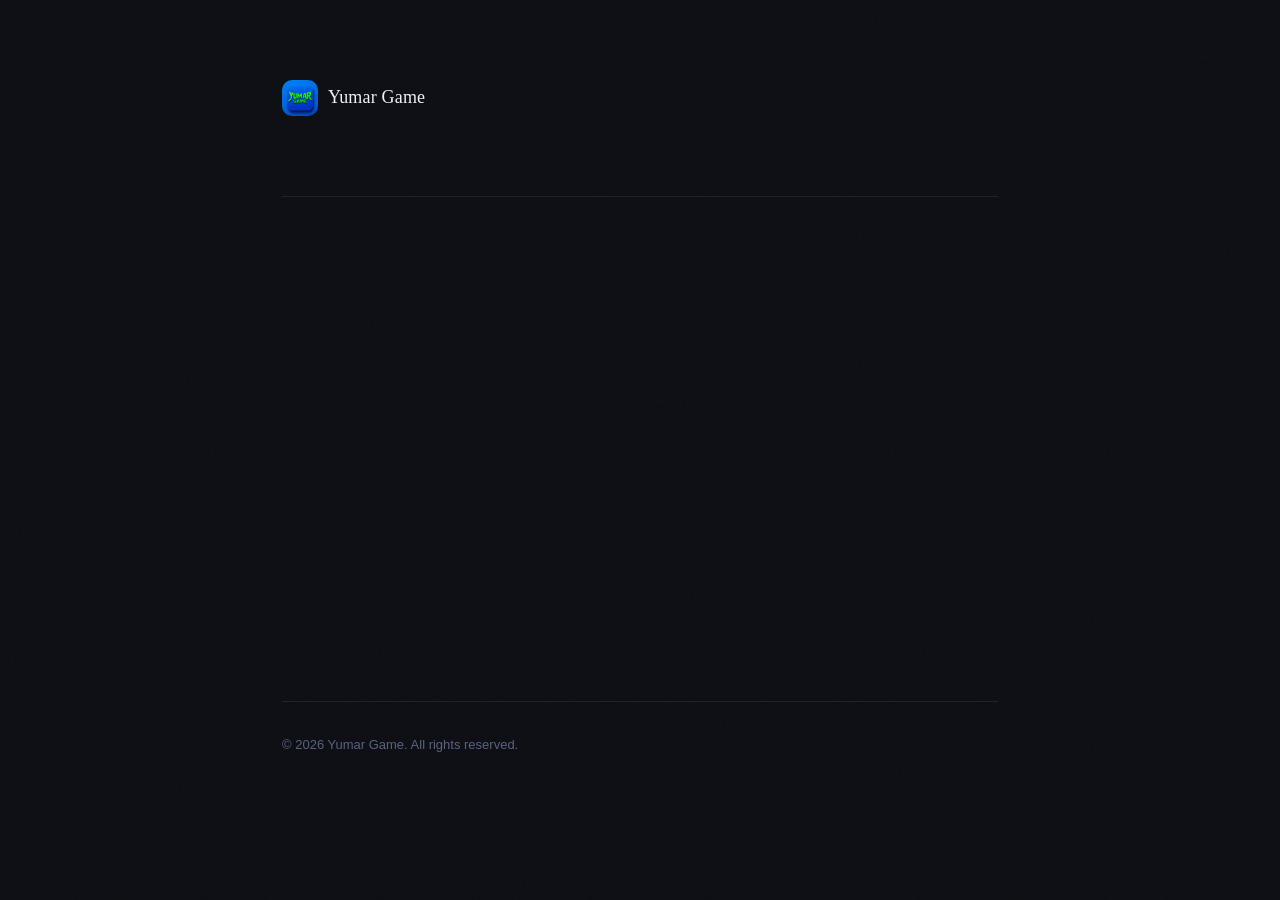
<file: index.html>
<!DOCTYPE html>
    <html>
    <head>
      <meta charset='utf-8'>
      <meta name='viewport' content='width=device-width'>
      <title>Yumar Game</title>
      <link rel="shortcut icon" type="image/png" href="/images/favicon.png">
      <link rel="icon" type="image/png" href="/images/favicon.png"/>
      <link rel="stylesheet" href="main_page.css" />
    </head>
    <body>
        <div class="wrapper">
            <header>
                <div class="brand">
                    <img class="brand-icon" alt="brand" src="images/brand_icon.png" />
                    <span class="brand-name">Yumar Game</span>
                </div>
            </header>

            <section class="main"></section>

            <footer>
                <p>© 2026 Yumar Game. All rights reserved.</p>
            </footer>
        </div>
    </body>
    </html>
</file>
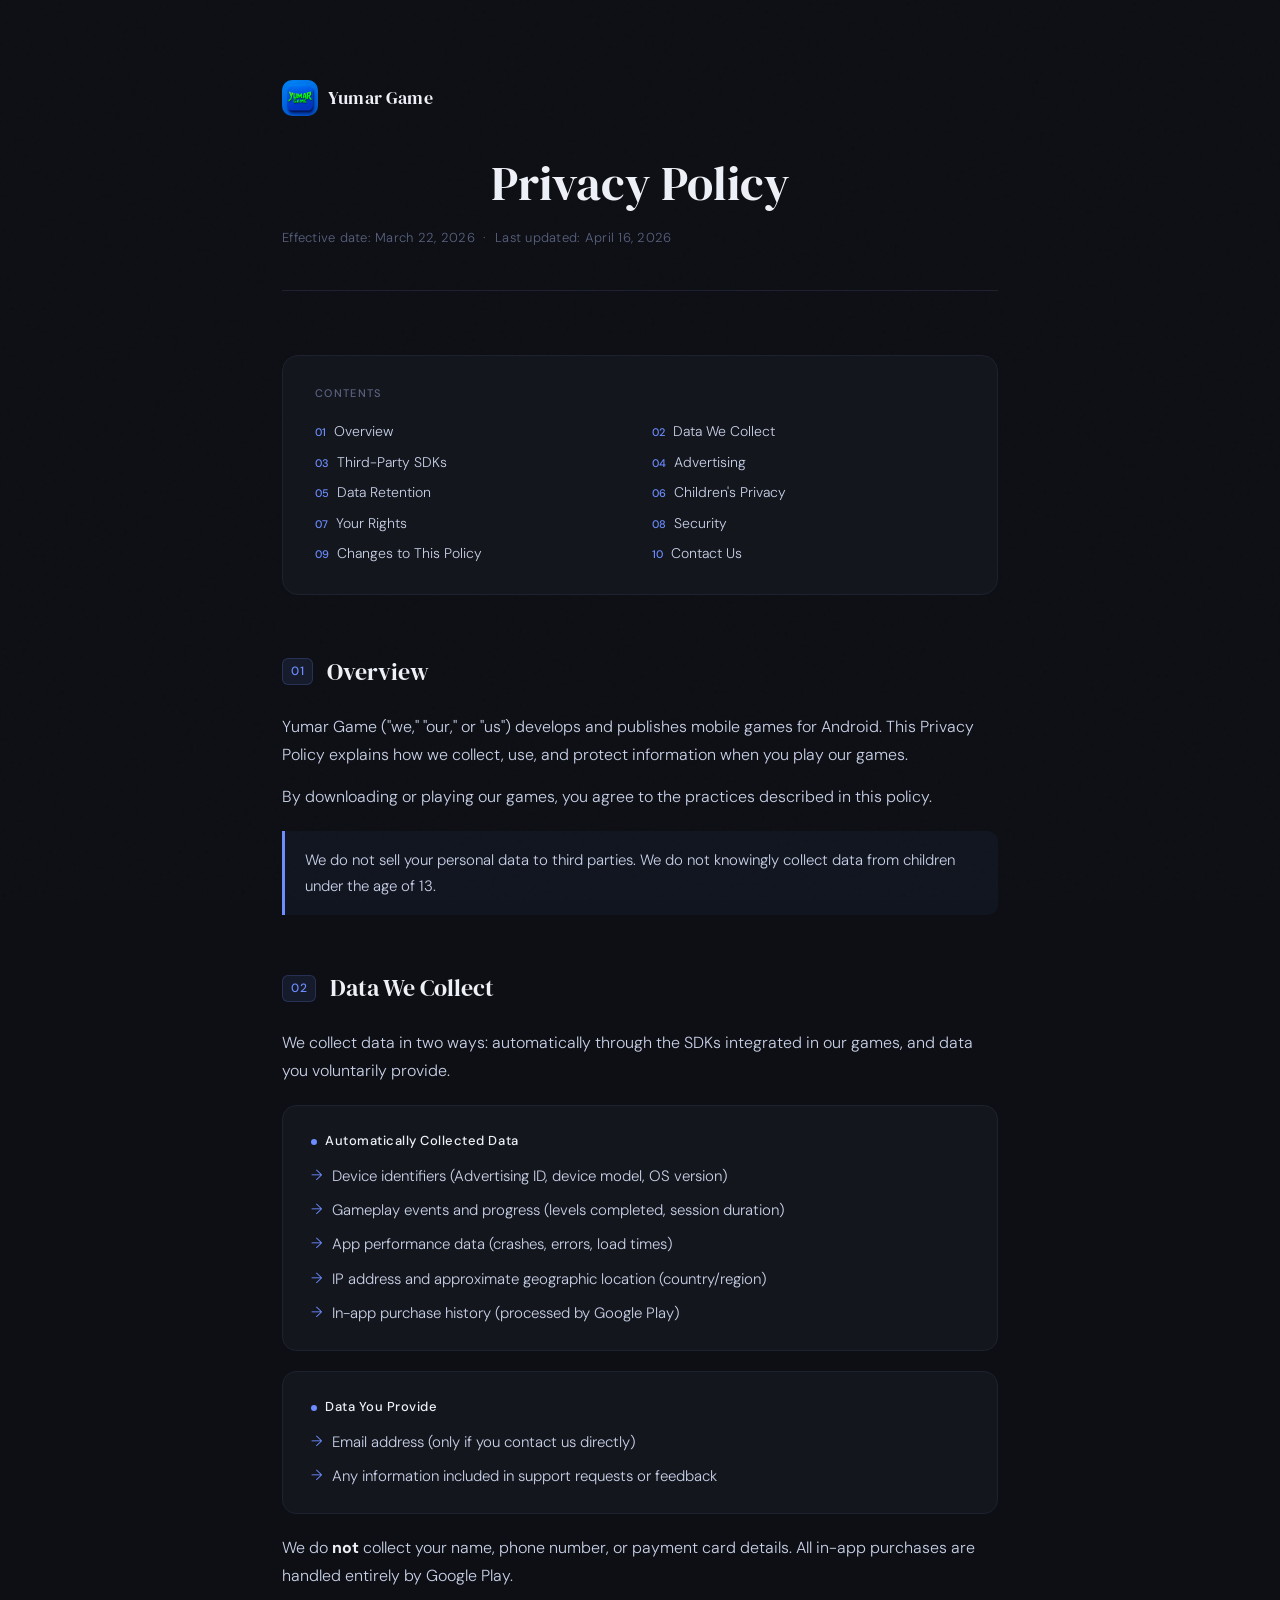
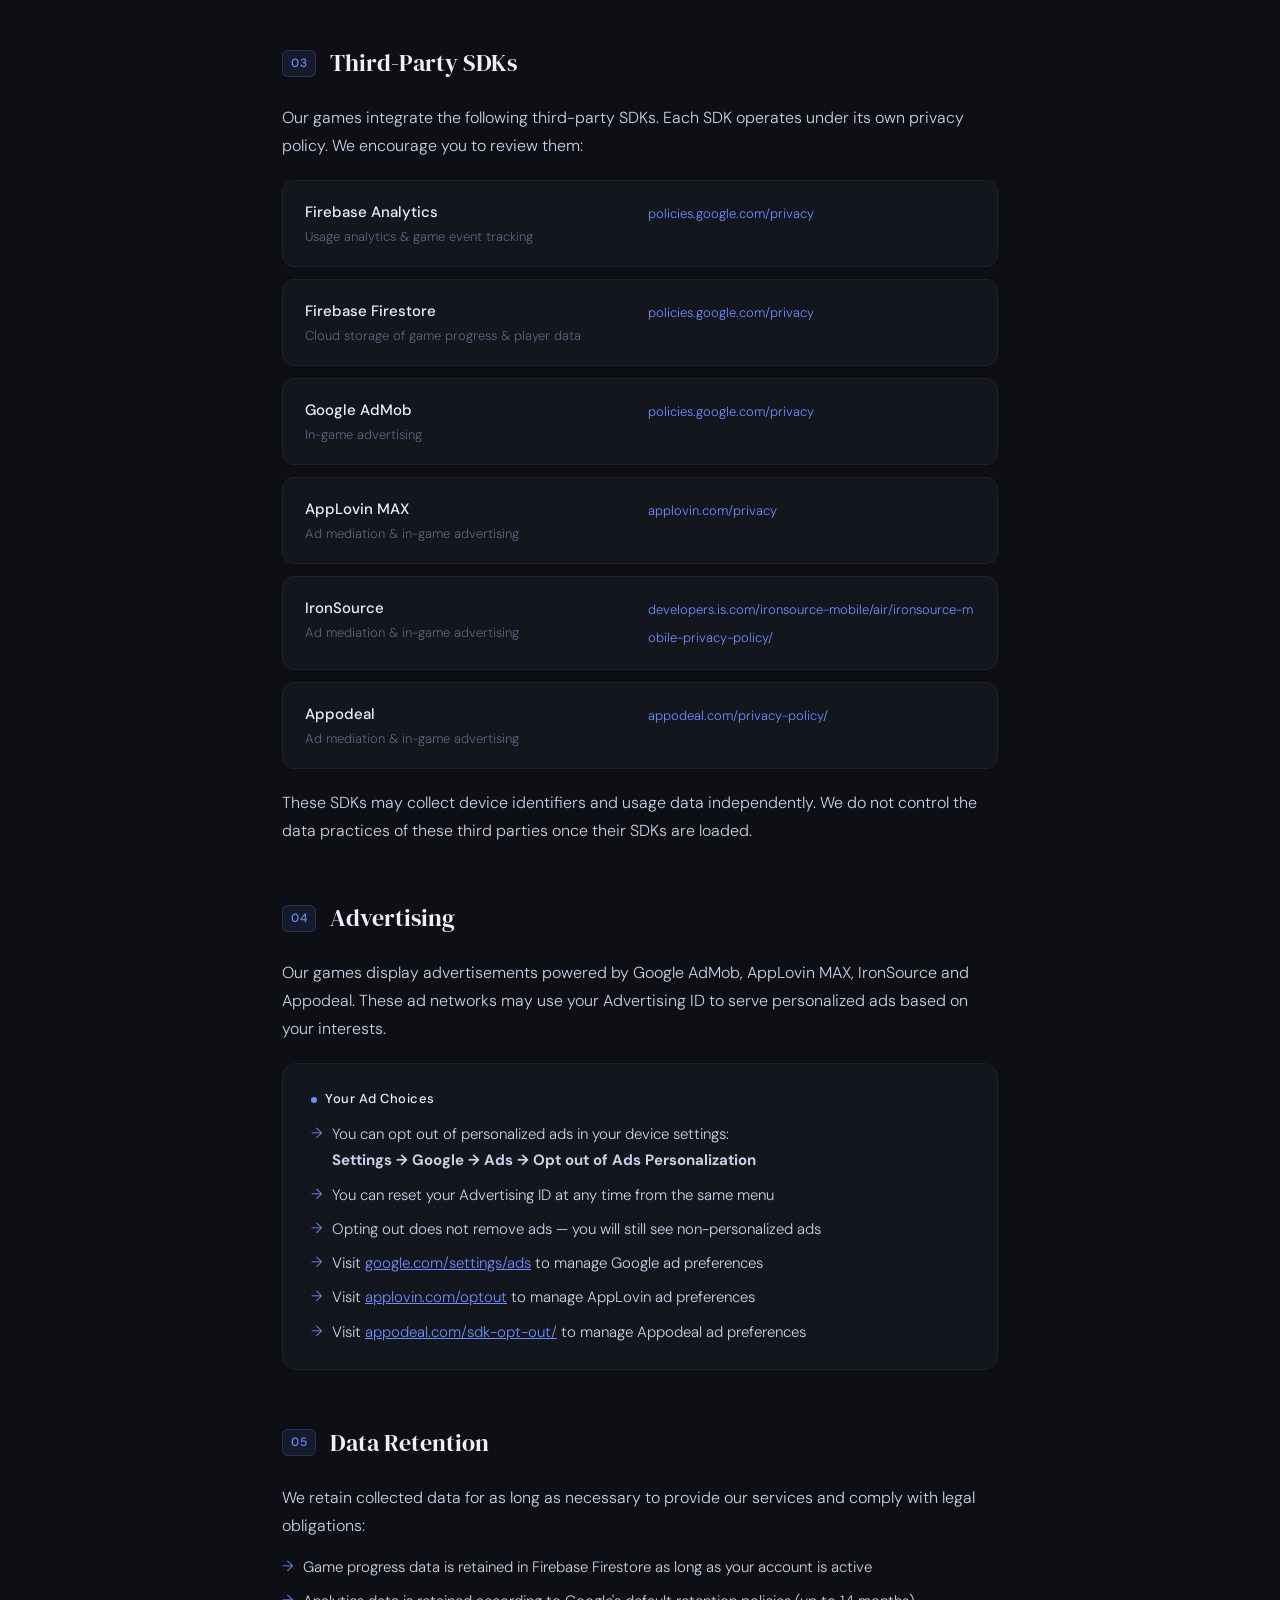
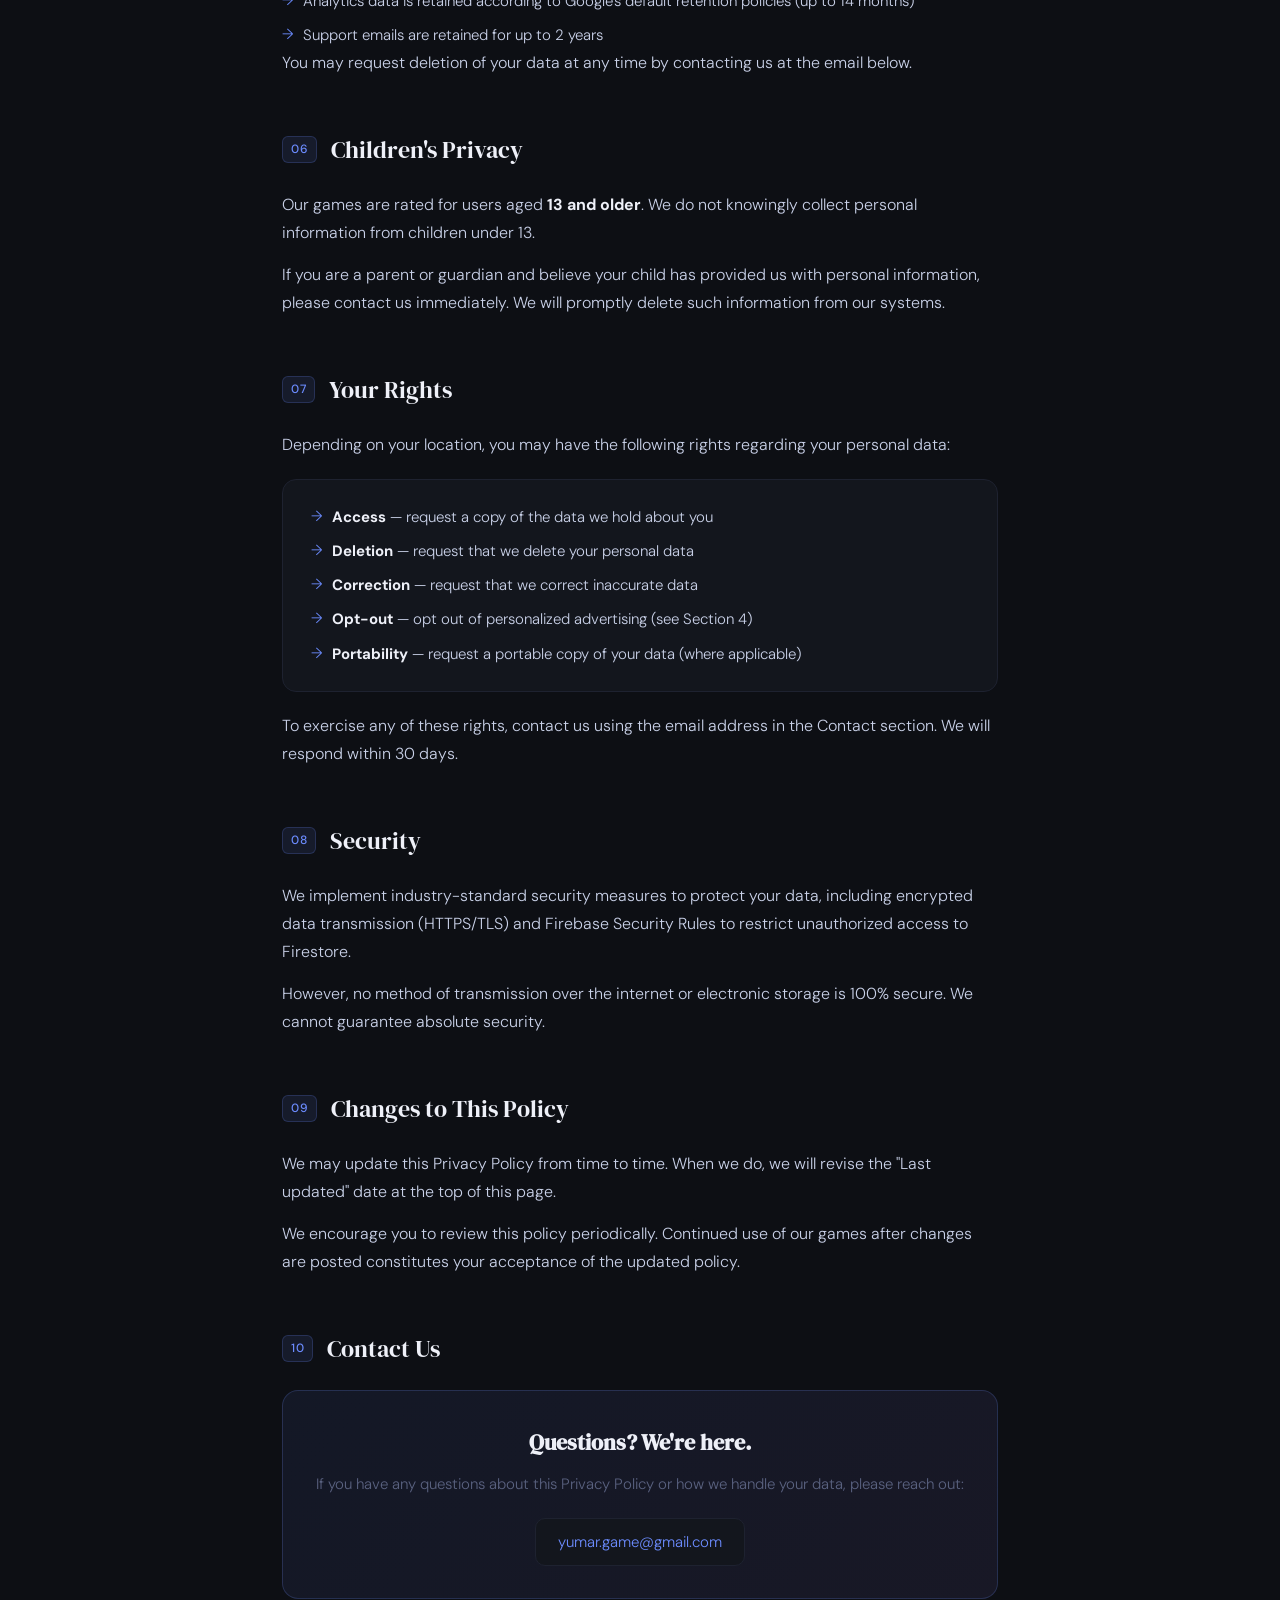
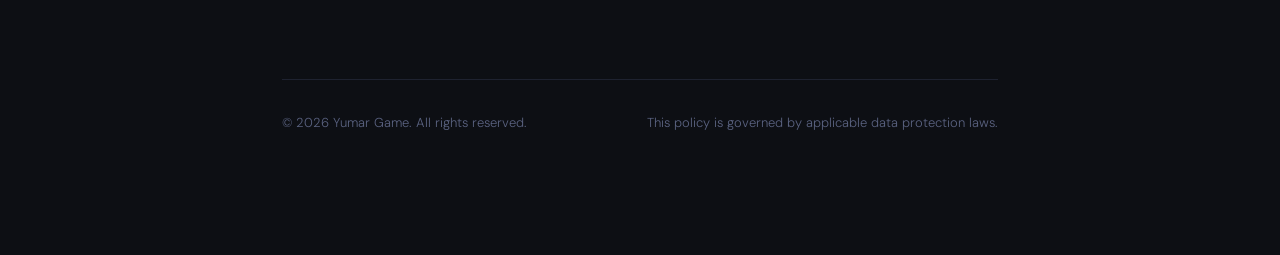
<file: privacy-policy.html>
<!DOCTYPE html>
<html lang="en">
<head>
  <meta charset="UTF-8" />
  <meta name="viewport" content="width=device-width, initial-scale=1.0" />
  <title>Privacy Policy — Yumar Game</title>
  <link rel="shortcut icon" type="image/png" href="/images/favicon.png">
  <link rel="icon" type="image/png" href="/images/favicon.png"/>
  <link rel="preconnect" href="https://fonts.googleapis.com" />
  <link href="https://fonts.googleapis.com/css2?family=DM+Serif+Display:ital@0;1&family=DM+Sans:wght@300;400;500&display=swap" rel="stylesheet" />
  <link rel="stylesheet" href="privacy_policy.css"/>
</head>
<body>
  <div class="wrapper">

    <!-- Header -->
    <header>
      <a class="brand" href="/index.html">
        <img class="brand-icon" alt="brand" src="images/brand_icon.png" />
        <span class="brand-name">Yumar Game</span>
      </a>
      <!-- <div class="page-label">Legal</div> -->
      <h1>Privacy Policy</h1>
      <p class="meta">Effective date: March 22, 2026 &nbsp;·&nbsp; Last updated: April 16, 2026</p>
    </header>

    <!-- Table of Contents -->
    <nav class="toc" aria-label="Table of contents">
      <div class="toc-label">Contents</div>
      <ol>
        <li><a href="#overview">Overview</a></li>
        <li><a href="#data-collected">Data We Collect</a></li>
        <li><a href="#third-parties">Third-Party SDKs</a></li>
        <li><a href="#advertising">Advertising</a></li>
        <li><a href="#data-retention">Data Retention</a></li>
        <li><a href="#children">Children's Privacy</a></li>
        <li><a href="#your-rights">Your Rights</a></li>
        <li><a href="#security">Security</a></li>
        <li><a href="#changes">Changes to This Policy</a></li>
        <li><a href="#contact">Contact Us</a></li>
      </ol>
    </nav>

    <!-- 1. Overview -->
    <section>
      <span class="section-anchor" id="overview"></span>
      <h2><span class="num">01</span> Overview</h2>
      <p>Yumar Game ("we," "our," or "us") develops and publishes mobile games for Android. This Privacy Policy explains how we collect, use, and protect information when you play our games.</p>
      <p>By downloading or playing our games, you agree to the practices described in this policy. </p>
      <div class="highlight">
        We do not sell your personal data to third parties. We do not knowingly collect data from children under the age of 13.
      </div>
    </section>

    <!-- 2. Data Collected -->
    <section>
      <span class="section-anchor" id="data-collected"></span>
      <h2><span class="num">02</span> Data We Collect</h2>
      <p>We collect data in two ways: automatically through the SDKs integrated in our games, and data you voluntarily provide.</p>

      <div class="card">
        <div class="card-title"><span class="dot"></span>Automatically Collected Data</div>
        <ul class="styled">
          <li>Device identifiers (Advertising ID, device model, OS version)</li>
          <li>Gameplay events and progress (levels completed, session duration)</li>
          <li>App performance data (crashes, errors, load times)</li>
          <li>IP address and approximate geographic location (country/region)</li>
          <li>In-app purchase history (processed by Google Play)</li>
        </ul>
      </div>

      <div class="card">
        <div class="card-title"><span class="dot"></span>Data You Provide</div>
        <ul class="styled">
          <li>Email address (only if you contact us directly)</li>
          <li>Any information included in support requests or feedback</li>
        </ul>
      </div>

      <p>We do <strong style="color:var(--heading)">not</strong> collect your name, phone number, or payment card details. All in-app purchases are handled entirely by Google Play.</p>
    </section>

    <!-- 3. Third-Party SDKs -->
    <section>
      <span class="section-anchor" id="third-parties"></span>
      <h2><span class="num">03</span> Third-Party SDKs</h2>
      <p>Our games integrate the following third-party SDKs. Each SDK operates under its own privacy policy. We encourage you to review them:</p>

      <div class="tp-grid">

        <div class="tp-row">
          <div>
            <div class="tp-name">Firebase Analytics</div>
            <div class="tp-purpose">Usage analytics &amp; game event tracking</div>
          </div>
          <div class="tp-link">
            <a href="https://policies.google.com/privacy" target="_blank" rel="noopener">policies.google.com/privacy</a>
          </div>
        </div>

        <div class="tp-row">
          <div>
            <div class="tp-name">Firebase Firestore</div>
            <div class="tp-purpose">Cloud storage of game progress &amp; player data</div>
          </div>
          <div class="tp-link">
            <a href="https://policies.google.com/privacy" target="_blank" rel="noopener">policies.google.com/privacy</a>
          </div>
        </div>

        <div class="tp-row">
          <div>
            <div class="tp-name">Google AdMob</div>
            <div class="tp-purpose">In-game advertising</div>
          </div>
          <div class="tp-link">
            <a href="https://policies.google.com/privacy" target="_blank" rel="noopener">policies.google.com/privacy</a>
          </div>
        </div>

        <div class="tp-row">
          <div>
            <div class="tp-name">AppLovin MAX</div>
            <div class="tp-purpose">Ad mediation &amp; in-game advertising</div>
          </div>
          <div class="tp-link">
            <a href="https://www.applovin.com/privacy/" target="_blank" rel="noopener">applovin.com/privacy</a>
          </div>
        </div>

        <div class="tp-row">
          <div>
            <div class="tp-name">IronSource</div>
            <div class="tp-purpose">Ad mediation &amp; in-game advertising</div>
          </div>
          <div class="tp-link">
            <a href="https://developers.is.com/ironsource-mobile/air/ironsource-mobile-privacy-policy/" target="_blank" rel="noopener">developers.is.com/ironsource-mobile/air/ironsource-mobile-privacy-policy/</a>
          </div>
        </div>

        <div class="tp-row">
          <div>
            <div class="tp-name">Appodeal</div>
            <div class="tp-purpose">Ad mediation &amp; in-game advertising</div>
          </div>
          <div class="tp-link">
            <a href="https://appodeal.com/privacy-policy/" target="_blank" rel="noopener">appodeal.com/privacy-policy/</a>
          </div>
        </div>
      </div>

      <p>These SDKs may collect device identifiers and usage data independently. We do not control the data practices of these third parties once their SDKs are loaded.</p>
    </section>

    <!-- 4. Advertising -->
    <section>
      <span class="section-anchor" id="advertising"></span>
      <h2><span class="num">04</span> Advertising</h2>
      <p>Our games display advertisements powered by Google AdMob, AppLovin MAX, IronSource and Appodeal. These ad networks may use your Advertising ID to serve personalized ads based on your interests.</p>

      <div class="card">
        <div class="card-title"><span class="dot"></span>Your Ad Choices</div>
        <ul class="styled">
          <li>
            <p>You can opt out of personalized ads in your device settings: <br/><strong>Settings → Google → Ads → Opt out of Ads Personalization</strong></p></li>
          <li>You can reset your Advertising ID at any time from the same menu</li>
          <li>Opting out does not remove ads — you will still see non-personalized ads</li>
          <li><p>Visit <a href="https://www.google.com/settings/ads" style="color:var(--accent)">google.com/settings/ads</a> to manage Google ad preferences</p></li>
          <li><p>Visit <a href="https://www.applovin.com/optout" style="color:var(--accent)">applovin.com/optout</a> to manage AppLovin ad preferences</p></li>
          <li><p>Visit <a href="https://appodeal.com/sdk-opt-out/" style="color:var(--accent)">appodeal.com/sdk-opt-out/</a> to manage Appodeal ad preferences</p></li>
        </ul>
      </div>
    </section>

    <!-- 5. Data Retention -->
    <section>
      <span class="section-anchor" id="data-retention"></span>
      <h2><span class="num">05</span> Data Retention</h2>
      <p>We retain collected data for as long as necessary to provide our services and comply with legal obligations:</p>
      <ul class="styled">
        <li>Game progress data is retained in Firebase Firestore as long as your account is active</li>
        <li>Analytics data is retained according to Google's default retention policies (up to 14 months)</li>
        <li>Support emails are retained for up to 2 years</li>
      </ul>
      <p>You may request deletion of your data at any time by contacting us at the email below.</p>
    </section>

    <!-- 6. Children's Privacy -->
    <section>
      <span class="section-anchor" id="children"></span>
      <h2><span class="num">06</span> Children's Privacy</h2>
      <p>Our games are rated for users aged <strong style="color:var(--heading)">13 and older</strong>. We do not knowingly collect personal information from children under 13.</p>
      <p>If you are a parent or guardian and believe your child has provided us with personal information, please contact us immediately. We will promptly delete such information from our systems.</p>
    </section>

    <!-- 7. Your Rights -->
    <section>
      <span class="section-anchor" id="your-rights"></span>
      <h2><span class="num">07</span> Your Rights</h2>
      <p>Depending on your location, you may have the following rights regarding your personal data:</p>

      <div class="card">
        <ul class="styled">
          <li><p><strong style="color:var(--heading)">Access</strong> — request a copy of the data we hold about you</p></li>
          <li><p><strong style="color:var(--heading)">Deletion</strong> — request that we delete your personal data</p></li>
          <li><p><strong style="color:var(--heading)">Correction</strong> — request that we correct inaccurate data</p></li>
          <li><p><strong style="color:var(--heading)">Opt-out</strong> — opt out of personalized advertising (see Section 4)</p></li>
          <li><p><strong style="color:var(--heading)">Portability</strong> — request a portable copy of your data (where applicable)</p></li>
        </ul>
      </div>

      <p>To exercise any of these rights, contact us using the email address in the Contact section. We will respond within 30 days.</p>
    </section>

    <!-- 8. Security -->
    <section>
      <span class="section-anchor" id="security"></span>
      <h2><span class="num">08</span> Security</h2>
      <p>We implement industry-standard security measures to protect your data, including encrypted data transmission (HTTPS/TLS) and Firebase Security Rules to restrict unauthorized access to Firestore.</p>
      <p>However, no method of transmission over the internet or electronic storage is 100% secure. We cannot guarantee absolute security.</p>
    </section>

    <!-- 9. Changes -->
    <section>
      <span class="section-anchor" id="changes"></span>
      <h2><span class="num">09</span> Changes to This Policy</h2>
      <p>We may update this Privacy Policy from time to time. When we do, we will revise the "Last updated" date at the top of this page.</p>
      <p>We encourage you to review this policy periodically. Continued use of our games after changes are posted constitutes your acceptance of the updated policy.</p>
    </section>

    <!-- 10. Contact -->
    <section>
      <span class="section-anchor" id="contact"></span>
      <h2><span class="num">10</span> Contact Us</h2>
      <div class="contact-box">
        <h3>Questions? We're here.</h3>
        <p>If you have any questions about this Privacy Policy or how we handle your data, please reach out:</p>
        <a class="contact-email" href="mailto:yumar.game@gmail.com">yumar.game@gmail.com</a>
      </div>
    </section>

    <!-- Footer -->
    <footer>
      <p>© 2026 Yumar Game. All rights reserved.</p>
      <p>This policy is governed by applicable data protection laws.</p>
    </footer>

  </div>
</body>
</html>
</file>
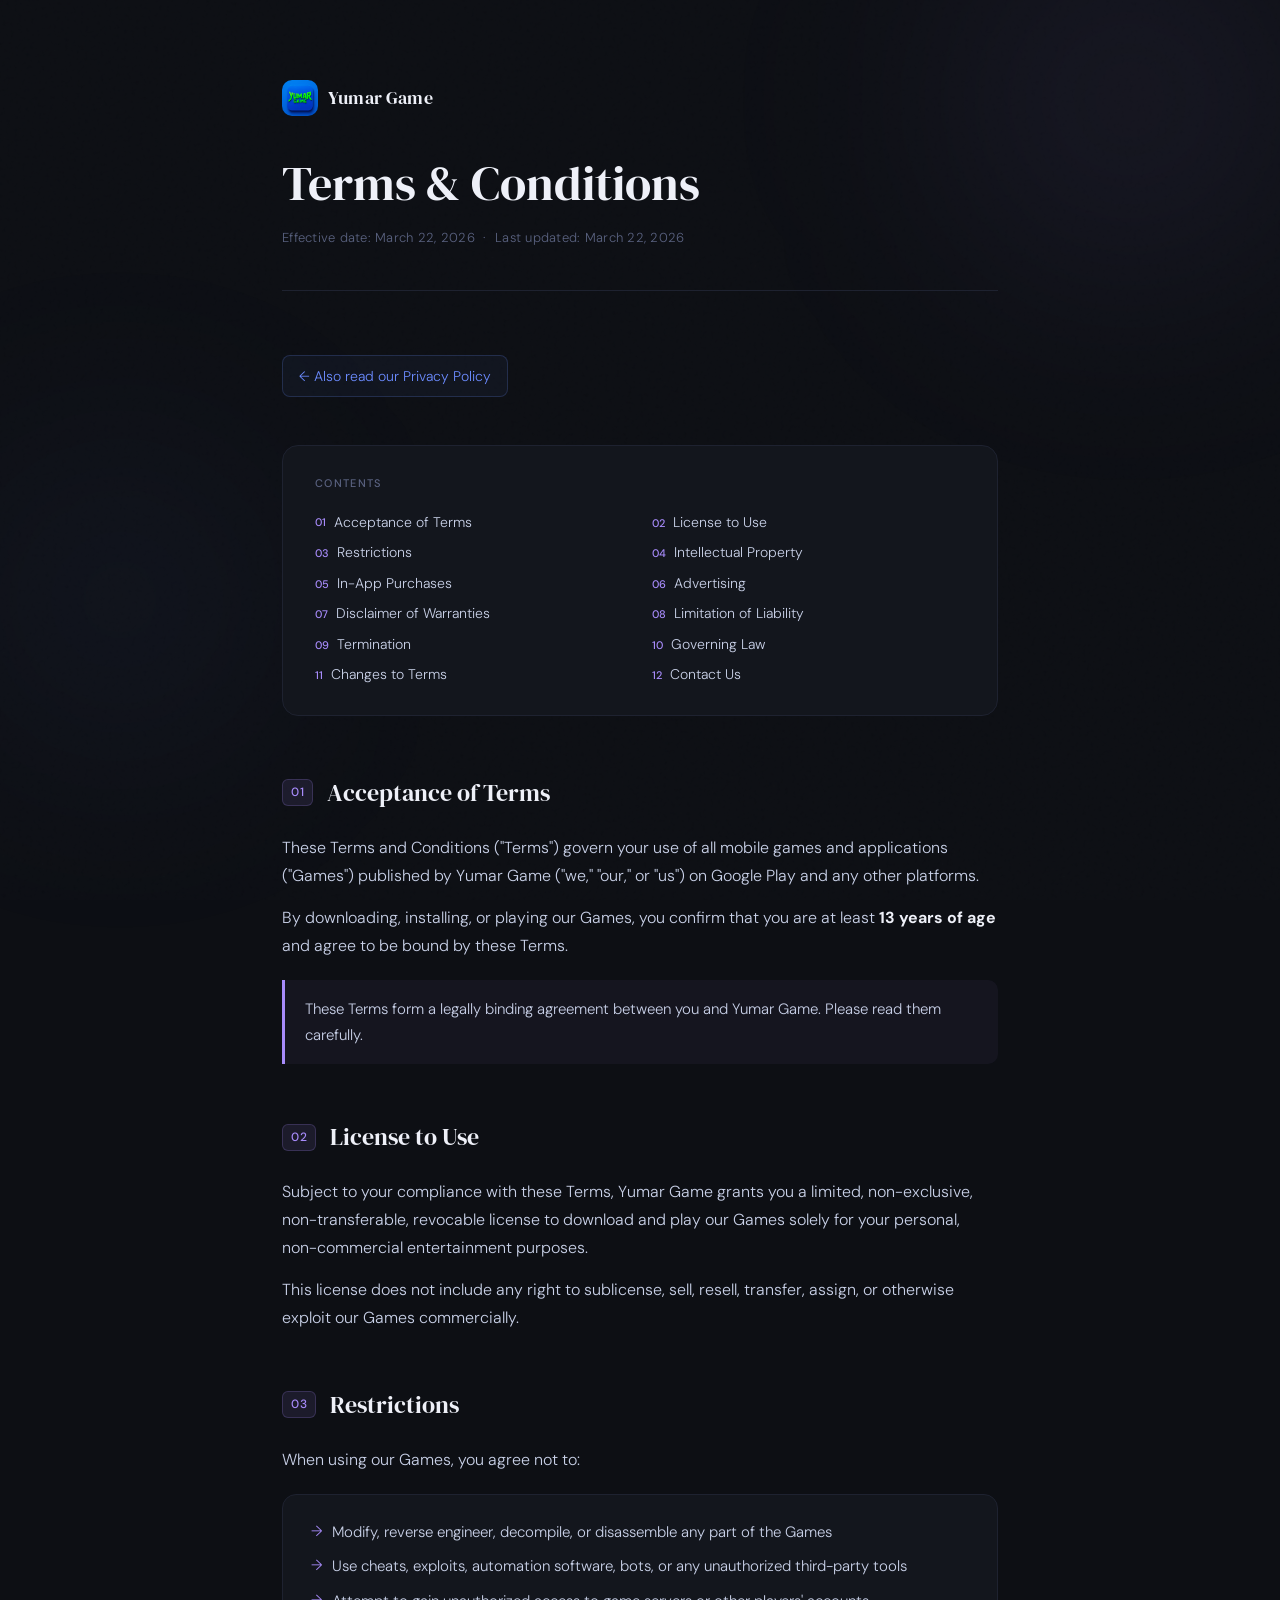
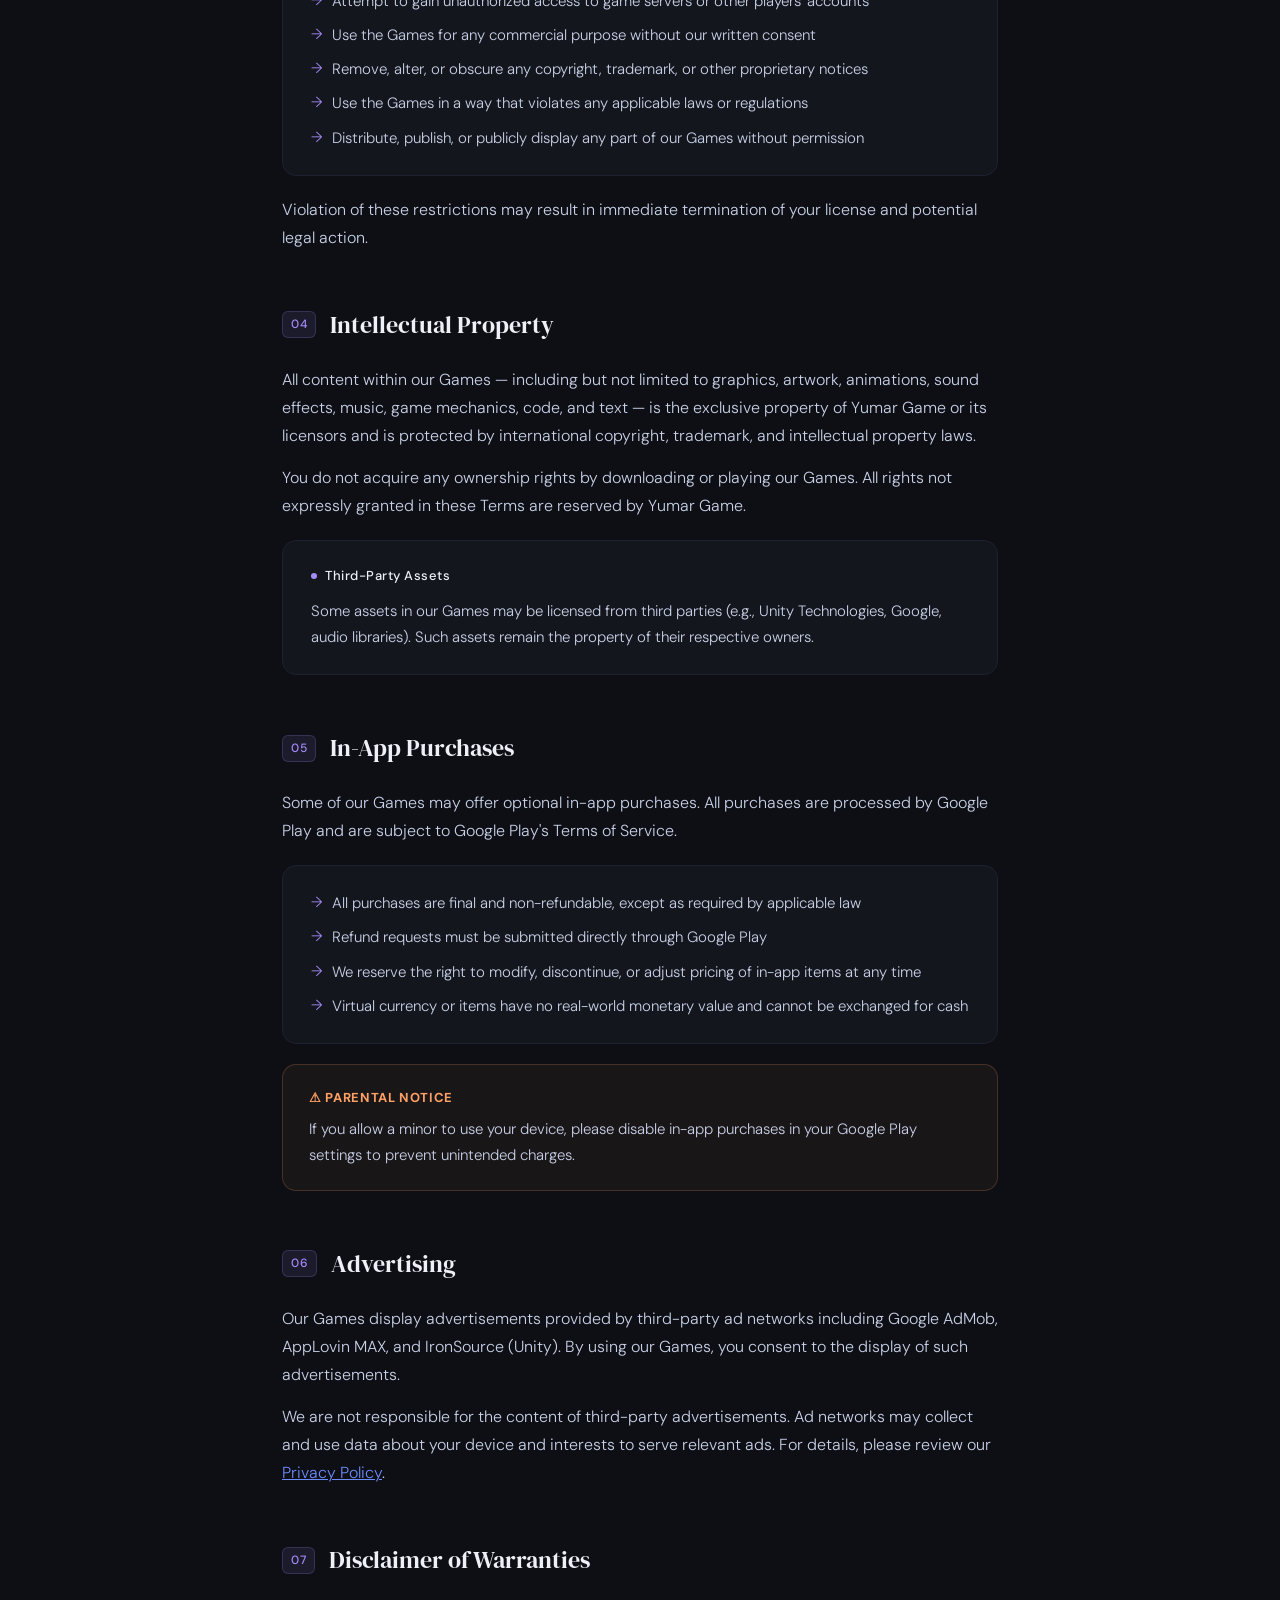
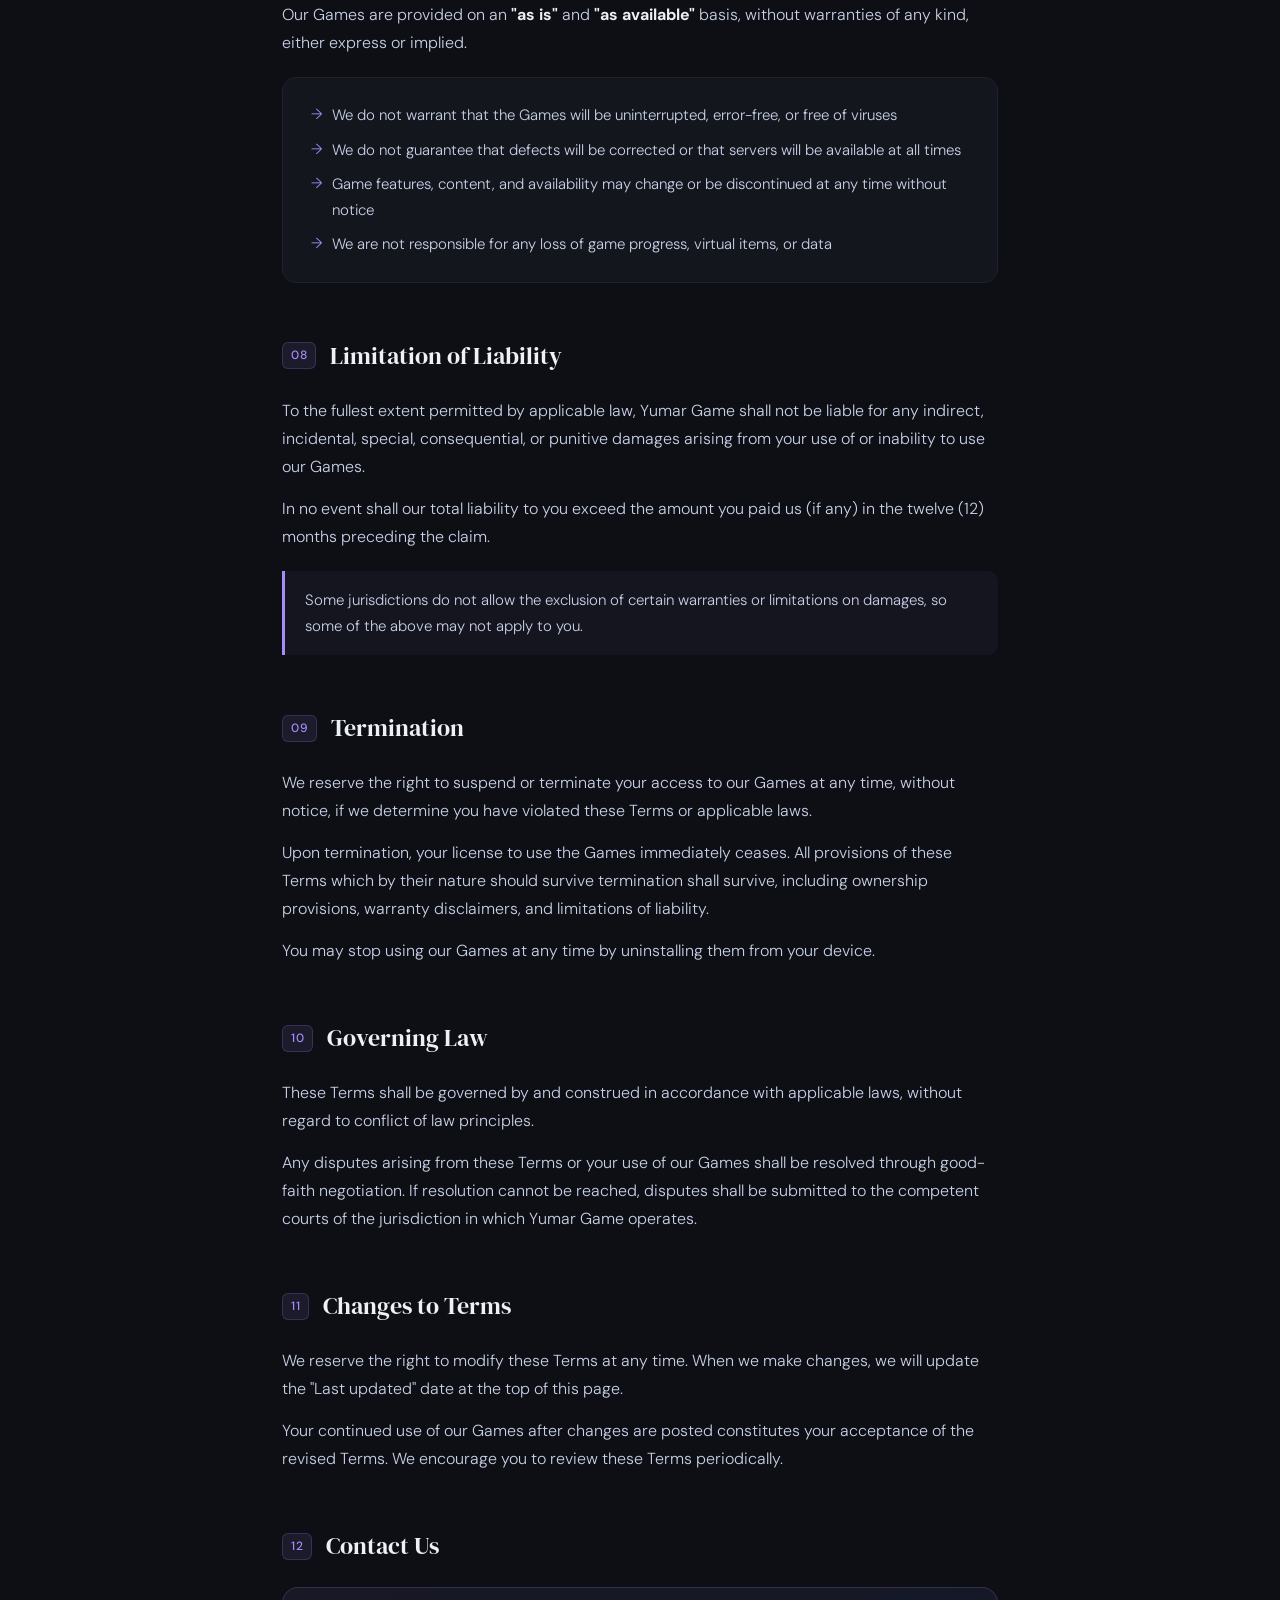
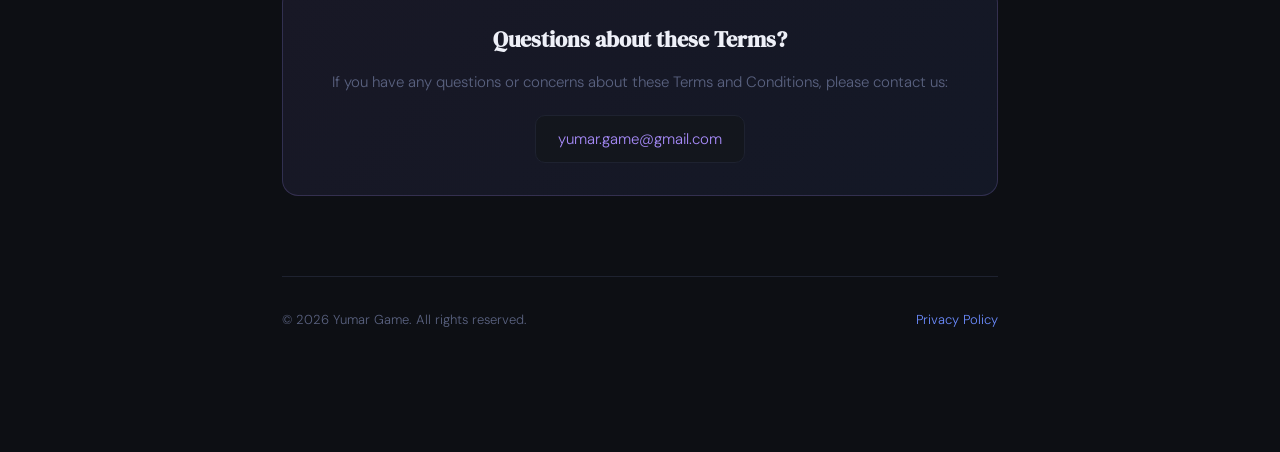
<file: terms-and-conditions.html>
<!DOCTYPE html>
<html lang="en">
<head>
  <meta charset="UTF-8" />
  <meta name="viewport" content="width=device-width, initial-scale=1.0" />
  <title>Terms &amp; Conditions — Yumar Game</title>
  <link rel="shortcut icon" type="image/png" href="/images/favicon.png">
  <link rel="icon" type="image/png" href="/images/favicon.png"/>
  <link rel="preconnect" href="https://fonts.googleapis.com" />
  <link href="https://fonts.googleapis.com/css2?family=DM+Serif+Display:ital@0;1&family=DM+Sans:wght@300;400;500&display=swap" rel="stylesheet" />
  <link rel="stylesheet" href="terms_and_cond_page.css" />
</head>
<body>

  <div class="blob blob-1"></div>
  <div class="blob blob-2"></div>

  <div class="wrapper">

    <!-- Header -->
    <header>
      <a class="brand" href="/index.html">
        <img class="brand-icon" alt="brand" src="images/brand_icon.png" />
        <span class="brand-name">Yumar Game</span>
      </a>

      <h1>Terms &amp; Conditions</h1>
      <p class="meta">Effective date: March 22, 2026 &nbsp;·&nbsp; Last updated: March 22, 2026</p>
    </header>

    <!-- Related link -->
    <a class="related-link" href="privacy-policy.html">← Also read our Privacy Policy</a>

    <!-- TOC -->
    <nav class="toc" aria-label="Table of contents">
      <div class="toc-label">Contents</div>
      <ol>
        <li><a href="#acceptance">Acceptance of Terms</a></li>
        <li><a href="#license">License to Use</a></li>
        <li><a href="#restrictions">Restrictions</a></li>
        <li><a href="#ip">Intellectual Property</a></li>
        <li><a href="#iap">In-App Purchases</a></li>
        <li><a href="#ads">Advertising</a></li>
        <li><a href="#disclaimer">Disclaimer of Warranties</a></li>
        <li><a href="#liability">Limitation of Liability</a></li>
        <li><a href="#termination">Termination</a></li>
        <li><a href="#governing">Governing Law</a></li>
        <li><a href="#changes">Changes to Terms</a></li>
        <li><a href="#contact">Contact Us</a></li>
      </ol>
    </nav>

    <!-- 1. Acceptance -->
    <section>
      <span class="section-anchor" id="acceptance"></span>
      <h2><span class="num">01</span> Acceptance of Terms</h2>
      <p>These Terms and Conditions ("Terms") govern your use of all mobile games and applications ("Games") published by Yumar Game ("we," "our," or "us") on Google Play and any other platforms.</p>
      <p>By downloading, installing, or playing our Games, you confirm that you are at least <strong style="color:var(--heading)">13 years of age</strong> and agree to be bound by these Terms.</p>
      <div class="highlight">
        These Terms form a legally binding agreement between you and Yumar Game. Please read them carefully.
      </div>
    </section>

    <!-- 2. License -->
    <section>
      <span class="section-anchor" id="license"></span>
      <h2><span class="num">02</span> License to Use</h2>
      <p>Subject to your compliance with these Terms, Yumar Game grants you a limited, non-exclusive, non-transferable, revocable license to download and play our Games solely for your personal, non-commercial entertainment purposes.</p>
      <p>This license does not include any right to sublicense, sell, resell, transfer, assign, or otherwise exploit our Games commercially.</p>
    </section>

    <!-- 3. Restrictions -->
    <section>
      <span class="section-anchor" id="restrictions"></span>
      <h2><span class="num">03</span> Restrictions</h2>
      <p>When using our Games, you agree not to:</p>
      <div class="card">
        <ul class="styled">
          <li>Modify, reverse engineer, decompile, or disassemble any part of the Games</li>
          <li>Use cheats, exploits, automation software, bots, or any unauthorized third-party tools</li>
          <li>Attempt to gain unauthorized access to game servers or other players' accounts</li>
          <li>Use the Games for any commercial purpose without our written consent</li>
          <li>Remove, alter, or obscure any copyright, trademark, or other proprietary notices</li>
          <li>Use the Games in a way that violates any applicable laws or regulations</li>
          <li>Distribute, publish, or publicly display any part of our Games without permission</li>
        </ul>
      </div>
      <p>Violation of these restrictions may result in immediate termination of your license and potential legal action.</p>
    </section>

    <!-- 4. Intellectual Property -->
    <section>
      <span class="section-anchor" id="ip"></span>
      <h2><span class="num">04</span> Intellectual Property</h2>
      <p>All content within our Games — including but not limited to graphics, artwork, animations, sound effects, music, game mechanics, code, and text — is the exclusive property of Yumar Game or its licensors and is protected by international copyright, trademark, and intellectual property laws.</p>
      <p>You do not acquire any ownership rights by downloading or playing our Games. All rights not expressly granted in these Terms are reserved by Yumar Game.</p>
      <div class="card">
        <div class="card-title"><span class="dot"></span>Third-Party Assets</div>
        <p style="font-size:15px; margin:0;">Some assets in our Games may be licensed from third parties (e.g., Unity Technologies, Google, audio libraries). Such assets remain the property of their respective owners.</p>
      </div>
    </section>

    <!-- 5. In-App Purchases -->
    <section>
      <span class="section-anchor" id="iap"></span>
      <h2><span class="num">05</span> In-App Purchases</h2>
      <p>Some of our Games may offer optional in-app purchases. All purchases are processed by Google Play and are subject to Google Play's Terms of Service.</p>
      <div class="card">
        <ul class="styled">
          <li>All purchases are final and non-refundable, except as required by applicable law</li>
          <li>Refund requests must be submitted directly through Google Play</li>
          <li>We reserve the right to modify, discontinue, or adjust pricing of in-app items at any time</li>
          <li>Virtual currency or items have no real-world monetary value and cannot be exchanged for cash</li>
        </ul>
      </div>
      <div class="warning-box">
        <strong>⚠ Parental Notice</strong>
        If you allow a minor to use your device, please disable in-app purchases in your Google Play settings to prevent unintended charges.
      </div>
    </section>

    <!-- 6. Advertising -->
    <section>
      <span class="section-anchor" id="ads"></span>
      <h2><span class="num">06</span> Advertising</h2>
      <p>Our Games display advertisements provided by third-party ad networks including Google AdMob, AppLovin MAX, and IronSource (Unity). By using our Games, you consent to the display of such advertisements.</p>
      <p>We are not responsible for the content of third-party advertisements. Ad networks may collect and use data about your device and interests to serve relevant ads. For details, please review our <a href="privacy-policy.html" style="color:var(--accent)">Privacy Policy</a>.</p>
    </section>

    <!-- 7. Disclaimer -->
    <section>
      <span class="section-anchor" id="disclaimer"></span>
      <h2><span class="num">07</span> Disclaimer of Warranties</h2>
      <p>Our Games are provided on an <strong style="color:var(--heading)">"as is"</strong> and <strong style="color:var(--heading)">"as available"</strong> basis, without warranties of any kind, either express or implied.</p>
      <div class="card">
        <ul class="styled">
          <li>We do not warrant that the Games will be uninterrupted, error-free, or free of viruses</li>
          <li>We do not guarantee that defects will be corrected or that servers will be available at all times</li>
          <li>Game features, content, and availability may change or be discontinued at any time without notice</li>
          <li>We are not responsible for any loss of game progress, virtual items, or data</li>
        </ul>
      </div>
    </section>

    <!-- 8. Limitation of Liability -->
    <section>
      <span class="section-anchor" id="liability"></span>
      <h2><span class="num">08</span> Limitation of Liability</h2>
      <p>To the fullest extent permitted by applicable law, Yumar Game shall not be liable for any indirect, incidental, special, consequential, or punitive damages arising from your use of or inability to use our Games.</p>
      <p>In no event shall our total liability to you exceed the amount you paid us (if any) in the twelve (12) months preceding the claim.</p>
      <div class="highlight">
        Some jurisdictions do not allow the exclusion of certain warranties or limitations on damages, so some of the above may not apply to you.
      </div>
    </section>

    <!-- 9. Termination -->
    <section>
      <span class="section-anchor" id="termination"></span>
      <h2><span class="num">09</span> Termination</h2>
      <p>We reserve the right to suspend or terminate your access to our Games at any time, without notice, if we determine you have violated these Terms or applicable laws.</p>
      <p>Upon termination, your license to use the Games immediately ceases. All provisions of these Terms which by their nature should survive termination shall survive, including ownership provisions, warranty disclaimers, and limitations of liability.</p>
      <p>You may stop using our Games at any time by uninstalling them from your device.</p>
    </section>

    <!-- 10. Governing Law -->
    <section>
      <span class="section-anchor" id="governing"></span>
      <h2><span class="num">10</span> Governing Law</h2>
      <p>These Terms shall be governed by and construed in accordance with applicable laws, without regard to conflict of law principles.</p>
      <p>Any disputes arising from these Terms or your use of our Games shall be resolved through good-faith negotiation. If resolution cannot be reached, disputes shall be submitted to the competent courts of the jurisdiction in which Yumar Game operates.</p>
    </section>

    <!-- 11. Changes -->
    <section>
      <span class="section-anchor" id="changes"></span>
      <h2><span class="num">11</span> Changes to Terms</h2>
      <p>We reserve the right to modify these Terms at any time. When we make changes, we will update the "Last updated" date at the top of this page.</p>
      <p>Your continued use of our Games after changes are posted constitutes your acceptance of the revised Terms. We encourage you to review these Terms periodically.</p>
    </section>

    <!-- 12. Contact -->
    <section>
      <span class="section-anchor" id="contact"></span>
      <h2><span class="num">12</span> Contact Us</h2>
      <div class="contact-box">
        <h3>Questions about these Terms?</h3>
        <p>If you have any questions or concerns about these Terms and Conditions, please contact us:</p>
        <a class="contact-email" href="mailto:yumar.game@gmail.com">yumar.game@gmail.com</a>
      </div>
    </section>

    <!-- Footer -->
    <footer>
      <p>© 2026 Yumar Game. All rights reserved.</p>
      <p><a href="privacy-policy.html">Privacy Policy</a></p>
    </footer>

  </div>
</body>
</html>
</file>
<file: main_page.css>
:root {
      --bg: #0d0f14;
      --surface: #13161d;
      --border: #1e2230;
      --accent: #6c8cff;
      --accent2: #a78bfa;
      --text: #c9d1e8;
      --muted: #5a6280;
      --heading: #eef0f8;
      --tag-bg: #1a1f30;
    }

    *, *::before, *::after { box-sizing: border-box; margin: 0; padding: 0; }

    html { scroll-behavior: smooth; }

    body {
      background: var(--bg);
      color: var(--text);
      font-family: 'DM Sans', sans-serif;
      font-weight: 300;
      font-size: 16px;
      line-height: 1.75;
      min-height: 100vh;
    }

     body::before {
      content: '';
      position: fixed;
      inset: 0;
      background-image: url("data:image/svg+xml,%3Csvg viewBox='0 0 256 256' xmlns='http://www.w3.org/2000/svg'%3E%3Cfilter id='n'%3E%3CfeTurbulence type='fractalNoise' baseFrequency='0.9' numOctaves='4' stitchTiles='stitch'/%3E%3C/filter%3E%3Crect width='100%25' height='100%25' filter='url(%23n)' opacity='0.03'/%3E%3C/svg%3E");
      pointer-events: none;
      z-index: 0;
      opacity: .5;
    }

    .wrapper {
      position: relative;
      z-index: 1;
      max-width: 780px;
      margin: 0 auto;
      padding: 80px 32px 120px;
    }

    header {
      margin-bottom: 64px;
      padding-bottom: 40px;
      border-bottom: 1px solid var(--border);
    }

    .brand {
      display: inline-flex;
      align-items: center;
      gap: 10px;
      margin-bottom: 40px;
      text-decoration: none;
    }

    .brand-icon {
      width: 36px; 
      height: 36px;
      /* background: linear-gradient(135deg, var(--accent), var(--accent2)); */
      border-radius: 10px;
      /* display: flex; align-items: center; justify-content: center; */
      /* font-size: 18px; */
    }

    .brand-name {
      font-family: 'DM Serif Display', serif;
      font-size: 18px;
      color: var(--heading);
      letter-spacing: 0.01em;
    }

    .main {
      display: block;
      width: 100%;
      height: 40vh;
      max-height: 100%;
    }

    footer {
      margin-top: 80px;
      padding-top: 32px;
      border-top: 1px solid var(--border);
      display: flex;
      justify-content: space-between;
      align-items: center;
      flex-wrap: wrap;
      gap: 12px;
    }

    footer p {
      font-size: 13px;
      color: var(--muted);
      margin: 0;
    }

    /* — Fade-in animation — */
    @keyframes fadeUp {
      from { opacity: 0; transform: translateY(20px); }
      to   { opacity: 1; transform: translateY(0); }
    }

    .wrapper > * {
      animation: fadeUp 0.6s ease both;
    }

    header { animation-delay: 0.05s; }
    .toc   { animation-delay: 0.15s; }
    section:nth-child(1) { animation-delay: 0.2s; }
</file>
<file: privacy_policy.css>
:root {
      --bg: #0d0f14;
      --surface: #13161d;
      --border: #1e2230;
      --accent: #6c8cff;
      --accent2: #a78bfa;
      --text: #c9d1e8;
      --muted: #5a6280;
      --heading: #eef0f8;
      --tag-bg: #1a1f30;
    }

    *, *::before, *::after { box-sizing: border-box; margin: 0; padding: 0; }

    html { scroll-behavior: smooth; }

    body {
      background: var(--bg);
      color: var(--text);
      font-family: 'DM Sans', sans-serif;
      font-weight: 300;
      font-size: 16px;
      line-height: 1.75;
      min-height: 100vh;
    }

    /* — Noise overlay — */
    body::before {
      content: '';
      position: fixed;
      inset: 0;
      background-image: url("data:image/svg+xml,%3Csvg viewBox='0 0 256 256' xmlns='http://www.w3.org/2000/svg'%3E%3Cfilter id='n'%3E%3CfeTurbulence type='fractalNoise' baseFrequency='0.9' numOctaves='4' stitchTiles='stitch'/%3E%3C/filter%3E%3Crect width='100%25' height='100%25' filter='url(%23n)' opacity='0.03'/%3E%3C/svg%3E");
      pointer-events: none;
      z-index: 0;
      opacity: .5;
    }

    /* — Glow blobs — */
   

    /* — Layout — */
    .wrapper {
      position: relative;
      z-index: 1;
      max-width: 780px;
      margin: 0 auto;
      padding: 80px 32px 120px;
    }

    /* — Header — */
    header {
      margin-bottom: 64px;
      padding-bottom: 40px;
      border-bottom: 1px solid var(--border);
    }

    .brand {
      display: inline-flex;
      align-items: center;
      gap: 10px;
      margin-bottom: 40px;
      text-decoration: none;
    }

    .brand-icon {
      width: 36px; 
      height: 36px;
      /* background: linear-gradient(135deg, var(--accent), var(--accent2)); */
      border-radius: 10px;
      /* display: flex; align-items: center; justify-content: center; */
      /* font-size: 18px; */
    }

    .brand-name {
      font-family: 'DM Serif Display', serif;
      font-size: 18px;
      color: var(--heading);
      letter-spacing: 0.01em;
    }

    .page-label {
      display: inline-block;
      font-size: 11px;
      font-weight: 500;
      letter-spacing: 0.15em;
      text-transform: uppercase;
      color: var(--accent);
      background: rgba(108,140,255,0.1);
      border: 1px solid rgba(108,140,255,0.2);
      padding: 4px 12px;
      border-radius: 20px;
      margin-bottom: 20px;
    }

    h1 {
      font-family: 'DM Serif Display', serif;
      font-size: clamp(32px, 5vw, 48px);
      font-weight: 400;
      color: var(--heading);
      line-height: 1.15;
      margin-bottom: 16px;
      text-align: center;
    }

    h1 em {
      font-style: italic;
      /* color: var(--accent2); */
    }

    .meta {
      font-size: 13px;
      color: var(--muted);
      letter-spacing: 0.02em;
    }

    /* — TOC — */
    .toc {
      background: var(--surface);
      border: 1px solid var(--border);
      border-radius: 16px;
      padding: 28px 32px;
      margin-bottom: 56px;
    }

    .toc-label {
      font-size: 11px;
      font-weight: 500;
      letter-spacing: 0.12em;
      text-transform: uppercase;
      color: var(--muted);
      margin-bottom: 16px;
    }

    .toc ol {
      list-style: none;
      counter-reset: toc;
      display: grid;
      grid-template-columns: 1fr 1fr;
      gap: 6px 24px;
    }

    @media (max-width: 540px) {
      .toc ol { grid-template-columns: 1fr; }
    }

    .toc li {
      counter-increment: toc;
      display: flex;
      align-items: baseline;
      gap: 8px;
    }

    .toc li::before {
      content: counter(toc, decimal-leading-zero);
      font-size: 11px;
      color: var(--accent);
      font-weight: 500;
      flex-shrink: 0;
    }

    .toc a {
      color: var(--text);
      text-decoration: none;
      font-size: 14px;
      transition: color 0.2s;
    }

    .toc a:hover { color: var(--accent); }

    /* — Sections — */
    section {
      margin-bottom: 52px;
    }

    .section-anchor {
      display: block;
      position: relative;
      top: -80px;
      visibility: hidden;
    }

    h2 {
      font-family: 'DM Serif Display', serif;
      font-size: 24px;
      font-weight: 400;
      color: var(--heading);
      margin-bottom: 20px;
      display: flex;
      align-items: center;
      gap: 14px;
    }

    h2 .num {
      font-family: 'DM Sans', sans-serif;
      font-size: 12px;
      font-weight: 500;
      color: var(--accent);
      background: rgba(108,140,255,0.1);
      border: 1px solid rgba(108,140,255,0.2);
      border-radius: 6px;
      padding: 2px 8px;
      letter-spacing: 0.05em;
    }

    p { margin-bottom: 14px; }
    p:last-child { margin-bottom: 0; }

    /* — Info cards — */
    .card {
      background: var(--surface);
      border: 1px solid var(--border);
      border-radius: 14px;
      padding: 24px 28px;
      margin: 20px 0;
    }

    .card-title {
      font-size: 13px;
      font-weight: 500;
      color: var(--heading);
      letter-spacing: 0.04em;
      margin-bottom: 10px;
      display: flex;
      align-items: center;
      gap: 8px;
    }

    .card-title .dot {
      width: 6px; height: 6px;
      border-radius: 50%;
      background: var(--accent);
      flex-shrink: 0;
    }

    ul.styled {
      list-style: none;
      display: flex;
      flex-direction: column;
      gap: 8px;
    }

    ul.styled li {
      display: flex;
      align-items: flex-start;
      gap: 10px;
      font-size: 15px;
    }

    ul.styled li::before {
      content: '→';
      color: var(--accent);
      flex-shrink: 0;
      margin-top: -1px;
    }

    /* — Third-party table — */
    .tp-grid {
      display: flex;
      flex-direction: column;
      gap: 12px;
      margin: 20px 0;
    }

    .tp-row {
      background: var(--surface);
      border: 1px solid var(--border);
      border-radius: 12px;
      padding: 18px 22px;
      display: grid;
      grid-template-columns: 1fr 1fr;
      gap: 8px 16px;
      align-items: start;
    }

    @media (max-width: 500px) {
      .tp-row { grid-template-columns: 1fr; }
    }

    .tp-name {
      font-weight: 500;
      color: var(--heading);
      font-size: 15px;
    }

    .tp-purpose {
      font-size: 13px;
      color: var(--muted);
    }

    .tp-link a {
      font-size: 13px;
      color: var(--accent);
      text-decoration: none;
      word-break: break-all;
    }

    .tp-link a:hover { text-decoration: underline; }

    /* — Highlight box — */
    .highlight {
      border-left: 3px solid var(--accent);
      padding: 16px 20px;
      background: rgba(108,140,255,0.05);
      border-radius: 0 10px 10px 0;
      margin: 20px 0;
      font-size: 15px;
    }

    /* — Contact — */
    .contact-box {
      background: linear-gradient(135deg, rgba(108,140,255,0.08), rgba(167,139,250,0.08));
      border: 1px solid rgba(108,140,255,0.2);
      border-radius: 16px;
      padding: 32px;
      text-align: center;
    }

    .contact-box h3 {
      font-family: 'DM Serif Display', serif;
      font-size: 22px;
      color: var(--heading);
      margin-bottom: 10px;
    }

    .contact-box p {
      color: var(--muted);
      font-size: 15px;
      margin-bottom: 20px;
    }

    .contact-email {
      display: inline-block;
      background: var(--surface);
      border: 1px solid var(--border);
      border-radius: 10px;
      padding: 10px 22px;
      font-size: 15px;
      color: var(--accent);
      text-decoration: none;
      transition: border-color 0.2s, background 0.2s;
    }

    .contact-email:hover {
      border-color: var(--accent);
      background: rgba(108,140,255,0.08);
    }

    /* — Footer — */
    footer {
      margin-top: 80px;
      padding-top: 32px;
      border-top: 1px solid var(--border);
      display: flex;
      justify-content: space-between;
      align-items: center;
      flex-wrap: wrap;
      gap: 12px;
    }

    footer p {
      font-size: 13px;
      color: var(--muted);
      margin: 0;
    }

    /* — Fade-in animation — */
    @keyframes fadeUp {
      from { opacity: 0; transform: translateY(20px); }
      to   { opacity: 1; transform: translateY(0); }
    }

    .wrapper > * {
      animation: fadeUp 0.6s ease both;
    }

    header { animation-delay: 0.05s; }
    .toc   { animation-delay: 0.15s; }
    section:nth-child(1) { animation-delay: 0.2s; }
    section:nth-child(2) { animation-delay: 0.25s; }
    section:nth-child(3) { animation-delay: 0.3s; }
</file>
<file: terms_and_cond_page.css>
:root {
      --bg: #0d0f14;
      --surface: #13161d;
      --border: #1e2230;
      --accent: #6c8cff;
      --accent2: #a78bfa;
      --text: #c9d1e8;
      --muted: #5a6280;
      --heading: #eef0f8;
      --tag-bg: #1a1f30;
    }

    *, *::before, *::after { box-sizing: border-box; margin: 0; padding: 0; }
    html { scroll-behavior: smooth; }

    body {
      background: var(--bg);
      color: var(--text);
      font-family: 'DM Sans', sans-serif;
      font-weight: 300;
      font-size: 16px;
      line-height: 1.75;
      min-height: 100vh;
    }

    body::before {
      content: '';
      position: fixed;
      inset: 0;
      background-image: url("data:image/svg+xml,%3Csvg viewBox='0 0 256 256' xmlns='http://www.w3.org/2000/svg'%3E%3Cfilter id='n'%3E%3CfeTurbulence type='fractalNoise' baseFrequency='0.9' numOctaves='4' stitchTiles='stitch'/%3E%3C/filter%3E%3Crect width='100%25' height='100%25' filter='url(%23n)' opacity='0.03'/%3E%3C/svg%3E");
      pointer-events: none;
      z-index: 0;
      opacity: .5;
    }

    .blob {
      position: fixed;
      border-radius: 50%;
      filter: blur(120px);
      pointer-events: none;
      z-index: 0;
    }
    .blob-1 {
      width: 500px; height: 500px;
      top: -150px; right: -100px;
      background: radial-gradient(circle, rgba(167,139,250,0.12) 0%, transparent 70%);
    }
    .blob-2 {
      width: 400px; height: 400px;
      bottom: 100px; left: -80px;
      background: radial-gradient(circle, rgba(108,140,255,0.10) 0%, transparent 70%);
    }

    .wrapper {
      position: relative;
      z-index: 1;
      max-width: 780px;
      margin: 0 auto;
      padding: 80px 32px 120px;
    }

    header {
      margin-bottom: 64px;
      padding-bottom: 40px;
      border-bottom: 1px solid var(--border);
    }

    .brand {
      display: inline-flex;
      align-items: center;
      gap: 10px;
      margin-bottom: 40px;
      text-decoration: none;
    }

    .brand-icon {
      width: 36px; height: 36px;
      background: linear-gradient(135deg, var(--accent), var(--accent2));
      border-radius: 10px;
      display: flex; align-items: center; justify-content: center;
      font-size: 18px;
    }

    .brand-name {
      font-family: 'DM Serif Display', serif;
      font-size: 18px;
      color: var(--heading);
      letter-spacing: 0.01em;
    }

    .page-label {
      display: inline-block;
      font-size: 11px;
      font-weight: 500;
      letter-spacing: 0.15em;
      text-transform: uppercase;
      color: var(--accent2);
      background: rgba(167,139,250,0.1);
      border: 1px solid rgba(167,139,250,0.2);
      padding: 4px 12px;
      border-radius: 20px;
      margin-bottom: 20px;
    }

    h1 {
      font-family: 'DM Serif Display', serif;
      font-size: clamp(32px, 5vw, 48px);
      font-weight: 400;
      color: var(--heading);
      line-height: 1.15;
      margin-bottom: 16px;
    }

    h1 em {
      font-style: italic;
      color: var(--accent2);
    }

    .meta {
      font-size: 13px;
      color: var(--muted);
      letter-spacing: 0.02em;
    }

    /* TOC */
    .toc {
      background: var(--surface);
      border: 1px solid var(--border);
      border-radius: 16px;
      padding: 28px 32px;
      margin-bottom: 56px;
    }

    .toc-label {
      font-size: 11px;
      font-weight: 500;
      letter-spacing: 0.12em;
      text-transform: uppercase;
      color: var(--muted);
      margin-bottom: 16px;
    }

    .toc ol {
      list-style: none;
      counter-reset: toc;
      display: grid;
      grid-template-columns: 1fr 1fr;
      gap: 6px 24px;
    }

    @media (max-width: 540px) { .toc ol { grid-template-columns: 1fr; } }

    .toc li {
      counter-increment: toc;
      display: flex;
      align-items: baseline;
      gap: 8px;
    }

    .toc li::before {
      content: counter(toc, decimal-leading-zero);
      font-size: 11px;
      color: var(--accent2);
      font-weight: 500;
      flex-shrink: 0;
    }

    .toc a {
      color: var(--text);
      text-decoration: none;
      font-size: 14px;
      transition: color 0.2s;
    }
    .toc a:hover { color: var(--accent2); }

    /* Sections */
    section { margin-bottom: 52px; }

    .section-anchor {
      display: block;
      position: relative;
      top: -80px;
      visibility: hidden;
    }

    h2 {
      font-family: 'DM Serif Display', serif;
      font-size: 24px;
      font-weight: 400;
      color: var(--heading);
      margin-bottom: 20px;
      display: flex;
      align-items: center;
      gap: 14px;
    }

    h2 .num {
      font-family: 'DM Sans', sans-serif;
      font-size: 12px;
      font-weight: 500;
      color: var(--accent2);
      background: rgba(167,139,250,0.1);
      border: 1px solid rgba(167,139,250,0.2);
      border-radius: 6px;
      padding: 2px 8px;
      letter-spacing: 0.05em;
    }

    p { margin-bottom: 14px; }
    p:last-child { margin-bottom: 0; }

    .card {
      background: var(--surface);
      border: 1px solid var(--border);
      border-radius: 14px;
      padding: 24px 28px;
      margin: 20px 0;
    }

    .card-title {
      font-size: 13px;
      font-weight: 500;
      color: var(--heading);
      letter-spacing: 0.04em;
      margin-bottom: 10px;
      display: flex;
      align-items: center;
      gap: 8px;
    }

    .card-title .dot {
      width: 6px; height: 6px;
      border-radius: 50%;
      background: var(--accent2);
      flex-shrink: 0;
    }

    ul.styled {
      list-style: none;
      display: flex;
      flex-direction: column;
      gap: 8px;
    }

    ul.styled li {
      display: flex;
      align-items: flex-start;
      gap: 10px;
      font-size: 15px;
    }

    ul.styled li::before {
      content: '→';
      color: var(--accent2);
      flex-shrink: 0;
      margin-top: -1px;
    }

    .highlight {
      border-left: 3px solid var(--accent2);
      padding: 16px 20px;
      background: rgba(167,139,250,0.05);
      border-radius: 0 10px 10px 0;
      margin: 20px 0;
      font-size: 15px;
    }

    .warning-box {
      background: rgba(255, 160, 100, 0.05);
      border: 1px solid rgba(255, 160, 100, 0.2);
      border-radius: 14px;
      padding: 22px 26px;
      margin: 20px 0;
      font-size: 15px;
    }

    .warning-box strong {
      color: #ffa064;
      display: block;
      margin-bottom: 6px;
      font-size: 13px;
      letter-spacing: 0.05em;
      text-transform: uppercase;
    }

    .contact-box {
      background: linear-gradient(135deg, rgba(167,139,250,0.08), rgba(108,140,255,0.08));
      border: 1px solid rgba(167,139,250,0.2);
      border-radius: 16px;
      padding: 32px;
      text-align: center;
    }

    .contact-box h3 {
      font-family: 'DM Serif Display', serif;
      font-size: 22px;
      color: var(--heading);
      margin-bottom: 10px;
    }

    .contact-box p {
      color: var(--muted);
      font-size: 15px;
      margin-bottom: 20px;
    }

    .contact-email {
      display: inline-block;
      background: var(--surface);
      border: 1px solid var(--border);
      border-radius: 10px;
      padding: 10px 22px;
      font-size: 15px;
      color: var(--accent2);
      text-decoration: none;
      transition: border-color 0.2s, background 0.2s;
    }

    .contact-email:hover {
      border-color: var(--accent2);
      background: rgba(167,139,250,0.08);
    }

    /* Nav link to Privacy Policy */
    .related-link {
      display: inline-flex;
      align-items: center;
      gap: 8px;
      font-size: 14px;
      color: var(--accent);
      text-decoration: none;
      border: 1px solid rgba(108,140,255,0.2);
      background: rgba(108,140,255,0.05);
      padding: 8px 16px;
      border-radius: 8px;
      transition: border-color 0.2s, background 0.2s;
      margin-bottom: 48px;
      display: inline-flex;
    }
    .related-link:hover {
      border-color: var(--accent);
      background: rgba(108,140,255,0.1);
    }

    footer {
      margin-top: 80px;
      padding-top: 32px;
      border-top: 1px solid var(--border);
      display: flex;
      justify-content: space-between;
      align-items: center;
      flex-wrap: wrap;
      gap: 12px;
    }

    footer p {
      font-size: 13px;
      color: var(--muted);
      margin: 0;
    }

    footer a {
      color: var(--accent);
      text-decoration: none;
    }

    footer a:hover { text-decoration: underline; }

    @keyframes fadeUp {
      from { opacity: 0; transform: translateY(20px); }
      to   { opacity: 1; transform: translateY(0); }
    }

    .wrapper > * {
      animation: fadeUp 0.6s ease both;
    }

    header { animation-delay: 0.05s; }
    .toc   { animation-delay: 0.15s; }
</file>
